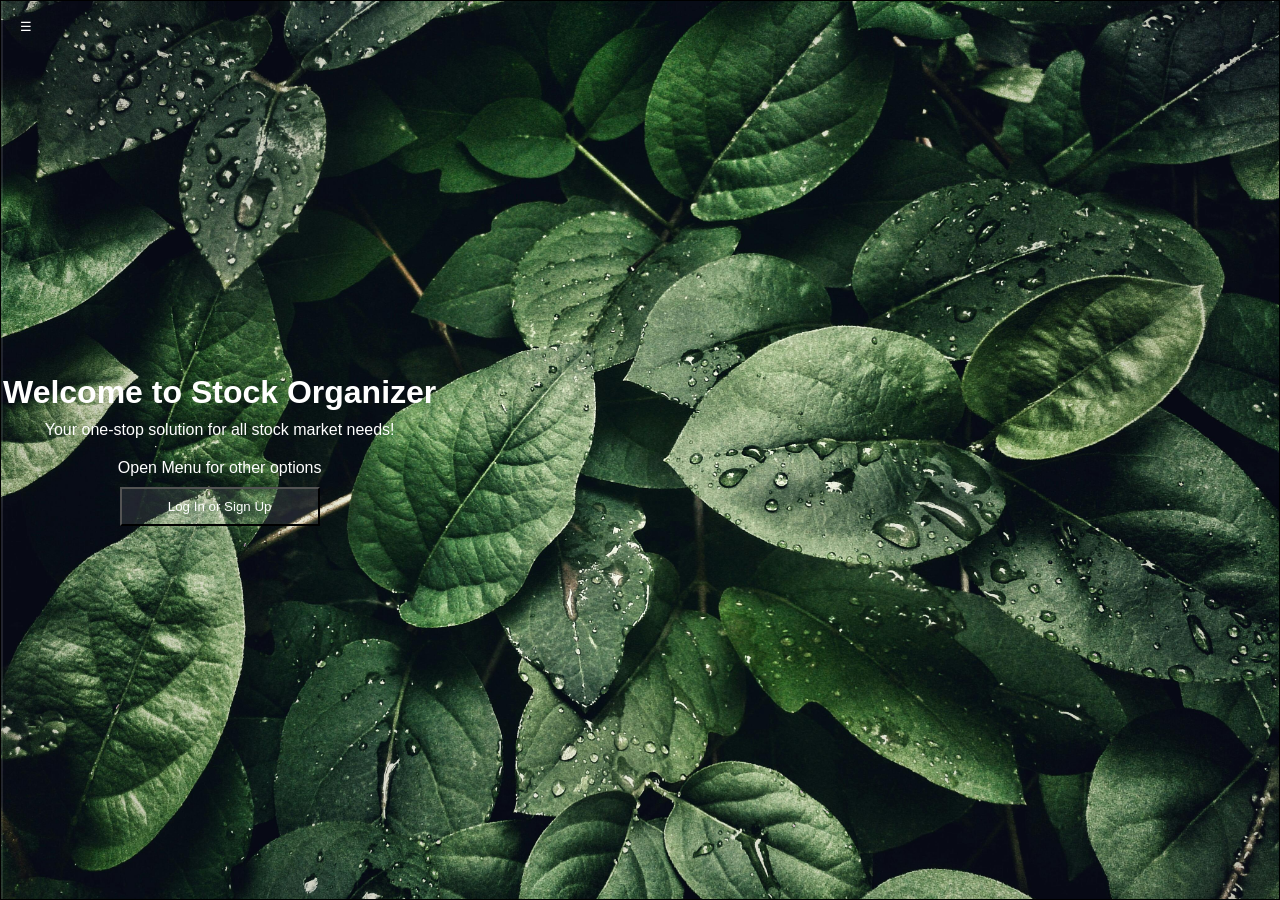
<file: index.html>
<html>

<head>
    <title>Organizer</title>
    <script src="index.js"></script>
    <link rel="stylesheet" href="index.css" />
</head>

<body>

    <div class="container">
        <button onclick="openMenu()" id="openMenu" > ☰</button>
        <div class="menu" id="menu">
            <button onclick="closeMenu()" id="close" > ✕</button>

            <button onclick="openHome()" id="openHost">Home</button>
           
            <button onclick="openEvents()" id="openEvents">Events➤</button>

            <div class="openEvent" id="openEvent">

                <p></p>
                <button id="openEvents">View All</button>
                <button id="openEvents">Stocks News</button>
                <button id="openEvents">Stock Firms</button>
                <button id="openEvents">Crypto News</button>
                <button id="openEvents">Fests & Gatherings</button>
                <button onclick="closeEvents()" id="openEvents">Close</button>
                <p></p>

            </div>

            <button onclick="openHost()" id="openHost">Stock Exchanges➤</button>

            <div class="openHosts" id="openHosts">

                <p></p>
                <button id="openEvents">Bombay(BSE)</button>
                <button id="openEvents">National-Indian(NSE)</button>
                <button id="openEvents">Copenhagen(CSE)</button>
                <button id="openEvents">Stockholm(SSE)</button>
                <button id="openEvents">Tokyo(TSE)</button>
                <button id="openEvents">New York(NYSE)</button>
                <button id="openEvents">Hong Kong(HKEX)</button>
                <button onclick="closeHost()" id="openHost">Close</button>
                <p></p>
            </div>

           
            <button onclick="openInvest()" id="openInvest">Research/Invest➤</button>

            <div class="openInvests" id="openInvests">

                <p></p>
                <button id="openEvents">Stock Market➤</button>
                <button id="openEvents">Crypto-Currency➤</button>
                
                <button onclick="closeInvest()" id="openInvest">Close</button>
                <p></p>
            </div>
            

            <button onclick="openContact()" id="openHome">Contact Us</button>

            <div class="openContacts" id="openContacts">
                
            </div>

    </div>
    <div class="XYZ" id="XYZ">
        <h1>Welcome to Stock Organizer</h1>
        <p>Your one-stop solution for all stock market needs!</p>
        <p>Open Menu for other options</p>
        <button onclick="openLogIn()" id="openLogIn">Log In or Sign Up</button>

</body>

</html>
</file>
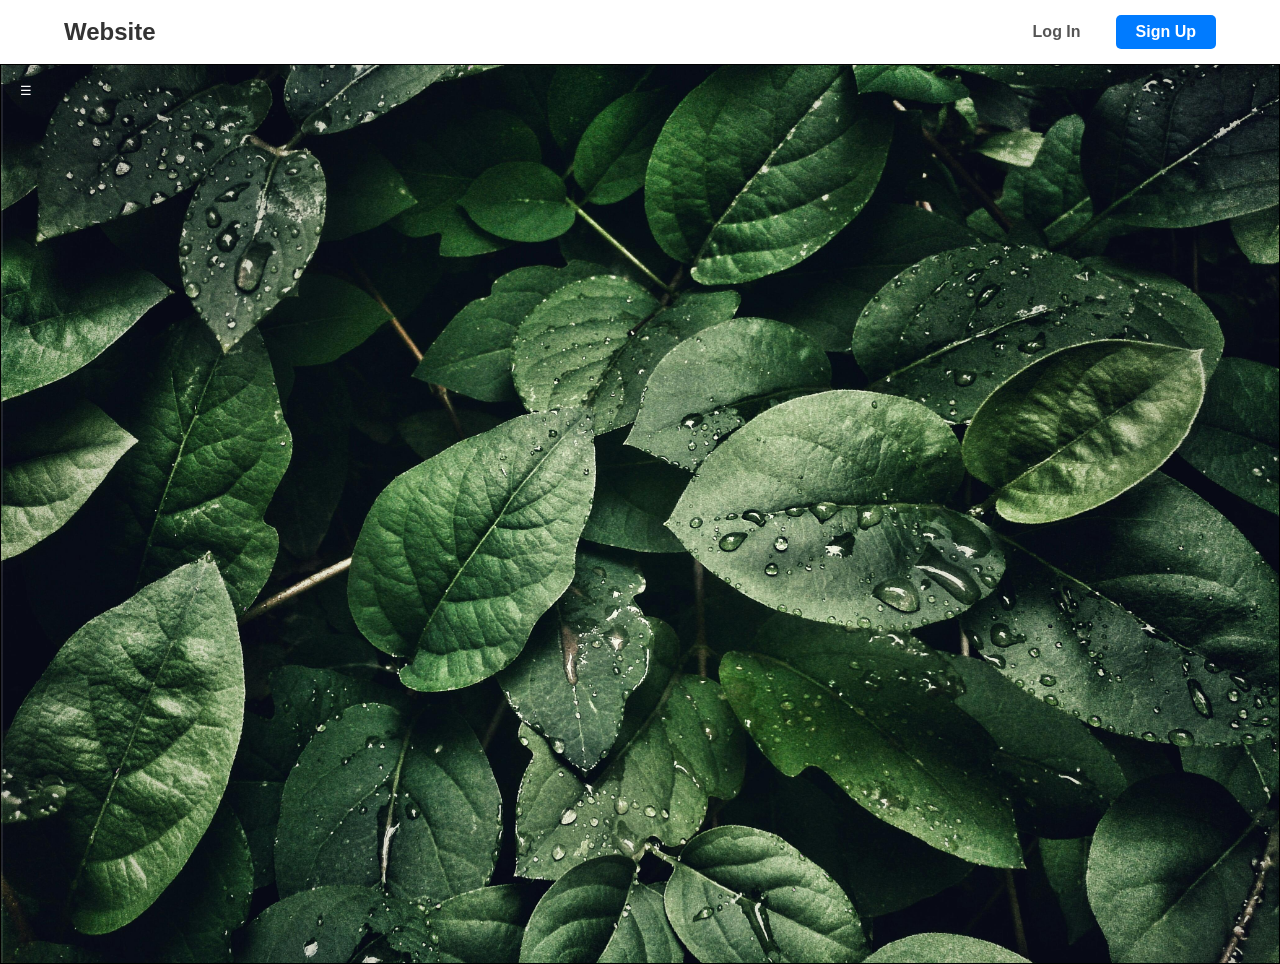
<file: indexnew.html>
<html>

<head>
    <title>Organizer</title>
    <script src="index.js"></script>
    <link rel="stylesheet" href="index.css" />
</head>

<body>

    <nav class="navbar">
        <div class="logo">Website</div>
        
        <div class="nav-buttons">
            <a href="login.html" class="btn login">Log In</a>
            <a href="signup.html" class="btn signup">Sign Up</a>
        </div>
    </nav>

    <div class="container">
        <button onclick="openMenu()" id="openMenu" > ☰</button>
        <div class="menu" id="menu">
            <button onclick="closeMenu()" id="close" > ✕</button>
            <p><a href="index.html">Home</a></p>
            <p>Home</p>
            <p>Home</p>
            <p><a href="contactus.html">Contact Us</a></p>
    </div>
   

    


</body>

</html>
</file>
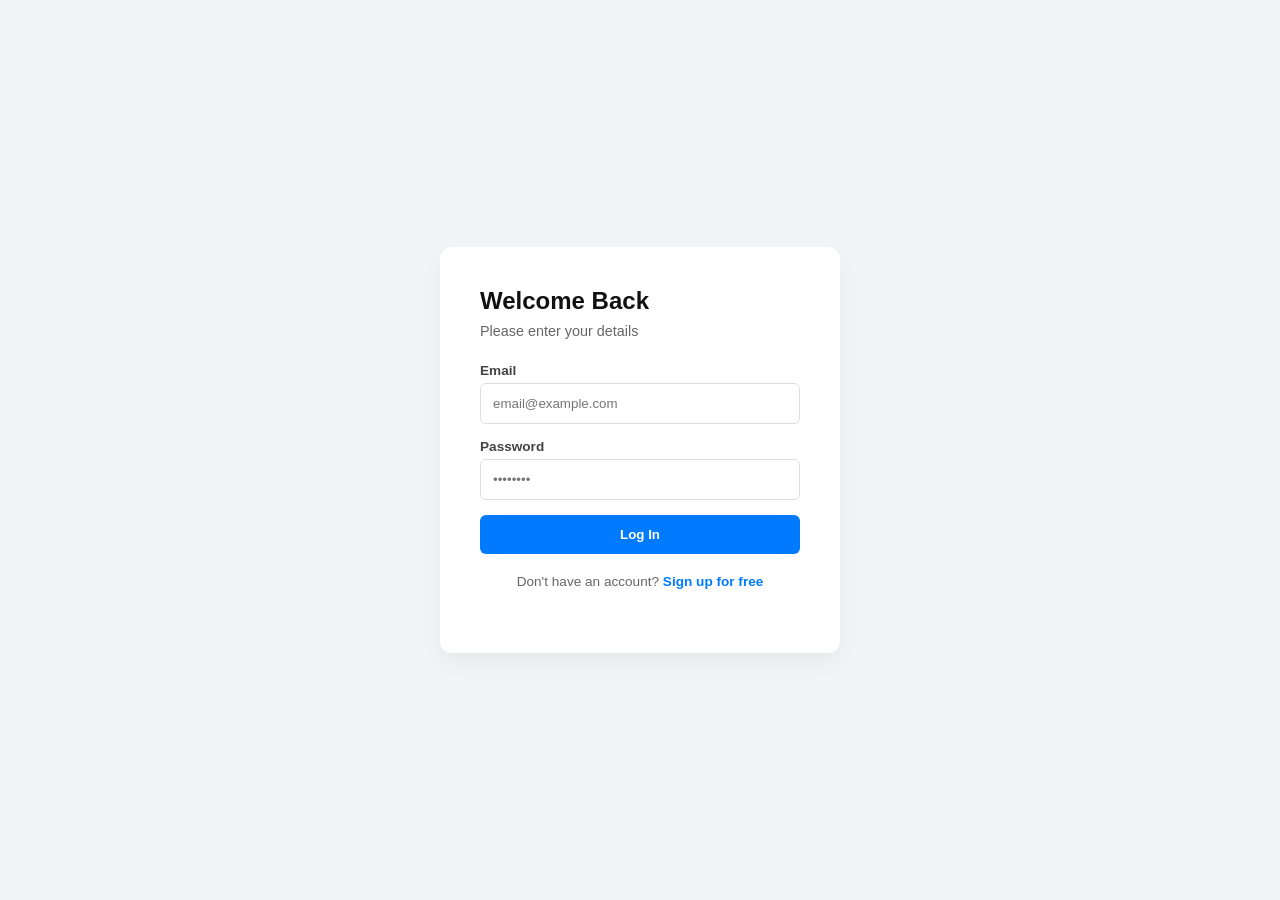
<file: login.html>
<!DOCTYPE html>
<html lang="en">
<head>
    
    <title>Login Page</title>
    <link rel="stylesheet" href="login.css">
</head>
<body>

    <div class="login-container">
        <form class="login-form">
            <h2>Welcome Back</h2>
            <p>Please enter your details</p>
            
            <div class="input-group">
                <label for="email">Email</label>
                <input type="email" id="email" placeholder="email@example.com" required>
            </div>
            
            <div class="input-group">
                <label for="password">Password</label>
                <input type="password" id="password" placeholder="••••••••" required>
            </div>
            
            
            
            <button type="submit" class="login-btn">Log In</button>
            
            <p class="signup-link">
                Don't have an account? <a href="signup.html">Sign up for free</a>
            </p>
        </form>
    </div>

</body>
</html>
</file>
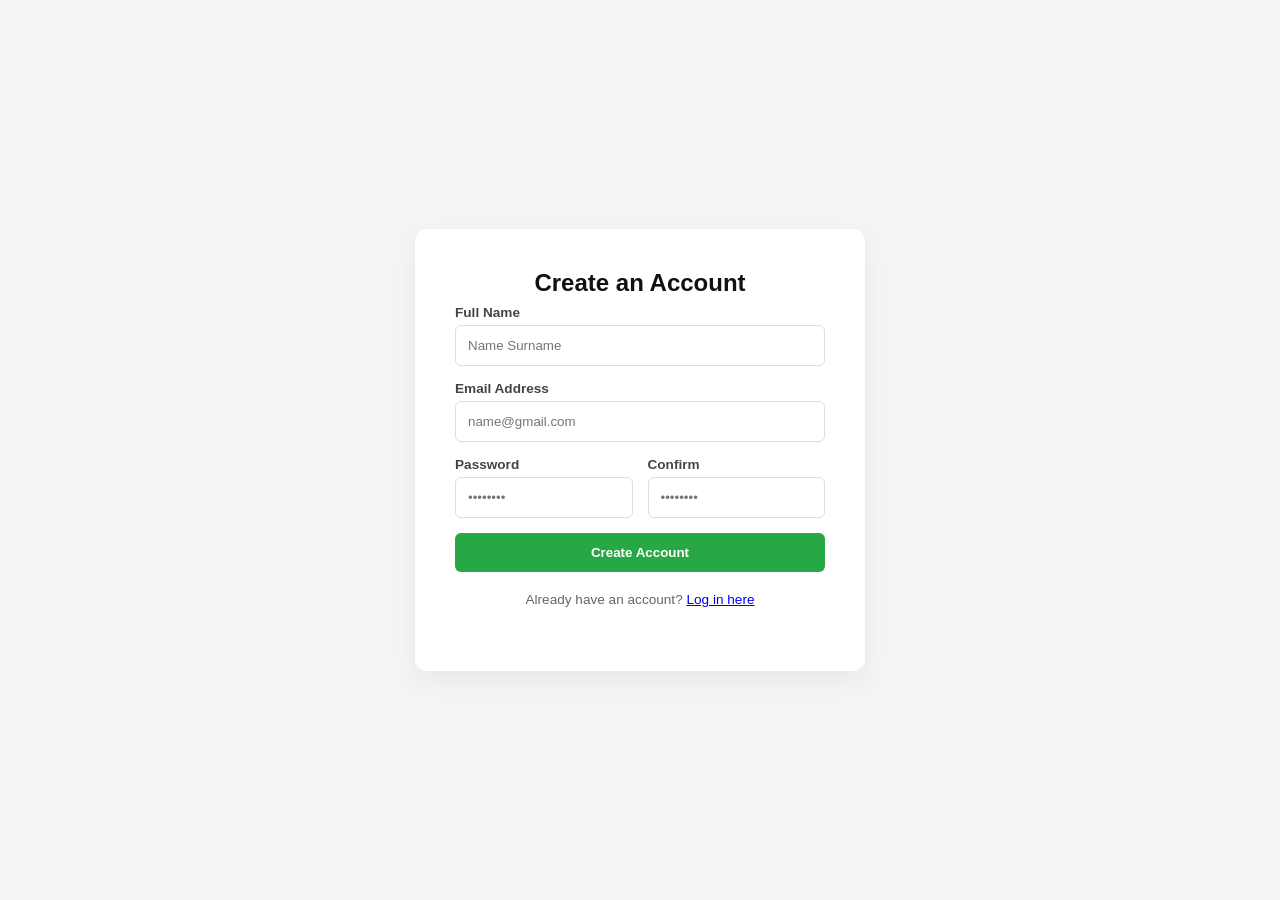
<file: signup.html>
<!DOCTYPE html>
<html lang="en">
<head>
    
    <title>Create Account</title>
    <link rel="stylesheet" href="signup.css">
</head>
<body>

    <div class="signup-container">
        <form class="signup-form">
            <h2>Create an Account</h2>
            
            
            <div class="input-group">
                <label for="fullname">Full Name</label>
                <input type="text" id="fullname" placeholder="Name Surname" required>
            </div>

            <div class="input-group">
                <label for="email">Email Address</label>
                <input type="email" id="email" placeholder="name@gmail.com" required>
            </div>
            
            <div class="row">
                <div class="input-group">
                    <label for="password">Password</label>
                    <input type="password" id="password" placeholder="••••••••" required>
                </div>
                <div class="input-group">
                    <label for="confirm-password">Confirm</label>
                    <input type="password" id="confirm-password" placeholder="••••••••" required>
                </div>
            </div>
            
            
            
            <button type="submit" class="signup-btn">Create Account</button>
            
            <p class="login-link">
                Already have an account? <a href="login.html">Log in here</a>
            </p>
        </form>
    </div>

</body>
</html>
</file>
<file: index.css>
html, body{
    height: 100%;
    width: 100%;
    margin: 0;
}

.container{
    color: rgb(255, 255, 255);
    border: 1px solid black;
    height: 100%;
    width: 100%;
    background-image: url("bg2.jpg");
    background-size: cover;
    display: flex;
   

}

.menu{
    display: flex;
    height: 100%;
    width: 0px;
    flex-direction: column;
    transition: width 0.5s;
    background-color: rgba(255, 255, 255, 0.0);
    border: 1px solid rgba(255, 255, 255, 0.1);
    backdrop-filter: blur(10px);
    overflow-x: hidden;
}

p{
    margin: 0;
    padding: 10px;
    display: flex;
    justify-content: center;
    cursor: pointer;
    
    transition: background-color 0.5s, transform 0.5s;
    color:rgb(255, 255, 255)
}
p:hover{
   background-color: rgb(255, 255, 255);
    color: rgb(0, 0, 0);
    transform:translateY(-10px);
}


#openMenu{
    width: 50px;
    height: 50px;
    background: transparent;
    
    color: white;
    border: none;
    border-radius: 50%;
     transition: background-color 0.5s, transform 0.5s;
    cursor: pointer;


}
#openMenu:hover{
     background-color: rgb(255, 255, 255);
    color: rgb(0, 0, 0);
    transform: rotate(90deg);
}

#close{
    width: 50px;
    height: 50px;
    background: transparent;
    
    color: white;
    border: none;
    border-radius: 50%;
     transition: background-color 0.5s, transform 0.5s;
    cursor: pointer;


}

#close:hover{
     background-color: rgb(255, 255, 255);
    color: rgb(0, 0, 0);
    transform: rotate(-90deg);
}

#openMenu{
    width: 50px;
    height: 50px;
    position: absolute;
    border-radius: 50%;
    border: none;
}

#openHome{
    margin: 0;
    padding: 10px;
    display: flex;
    justify-content: center;
    cursor: pointer;
    background-color: rgba(255, 255, 255, 0.1);
    transition: background-color 0.5s, transform 0.5s;
    color:rgb(255, 255, 255)
}
#openHome:hover{
   background-color: rgb(255, 255, 255);
    color: rgb(0, 0, 0);
    transform:translateY(-10px);
}

#openContact{
    margin: 0;
    padding: 10px;
    display: flex;
    justify-content: center;
    cursor: pointer;
    background-color: rgba(255, 255, 255, 0.1);
    transition: background-color 0.5s, transform 0.5s;
    color:rgb(255, 255, 255)
}
#openContact:hover{
   background-color: rgb(255, 255, 255);
    color: rgb(0, 0, 0);
    transform:translateY(-10px);
}

#openApplication{

    margin: 0;
    display: flex;
    justify-content: center;
    cursor: pointer;
    
    transition: background-color 0.5s, transform 0.5s;
    color:rgb(255, 255, 255)
}
#openApplications{
    width:200px;
    margin: 0;
    padding: 10px;
    display: flex;
    justify-content: center;
    cursor: pointer;
    background-color: rgba(255, 255, 255, 0.1);
    transition: background-color 0.5s, transform 0.5s;
    color:rgb(255, 255, 255)
    
}
#openApplications:hover{
   background-color: rgb(255, 255, 255);
    color: rgb(0, 0, 0);
    transform:translateY(-10px);
}

#openEvents{
    margin: 0;
    padding: 10px;
    display: flex;
    justify-content: center;
    cursor: pointer;
    background-color: rgba(255, 255, 255, 0.1);
    transition: background-color 0.5s, transform 0.5s;
    color:rgb(255, 255, 255)
}
#openEvents:hover{
   background-color: rgb(255, 255, 255);
    color: rgb(0, 0, 0);
    transform:translateY(-10px);
}

.openEvent{
    display: flex;
    height:0px;
    min-width: 200px;
    max-width: 400px;
    flex-direction: column;
    transition: width 0.5s;
    background-color: rgba(255, 255, 255, 0.0);
    border: 1px solid rgba(255, 255, 255, 0.1);
    backdrop-filter: blur(10px);
    overflow-x: hidden;
}

.openHosts{
    display: flex;
    height:0px;
    min-width: 200px;
    max-width: 400px;
    flex-direction: column;
    transition: width 0.5s;
    background-color: rgba(255, 255, 255, 0.0);
    border: 1px solid rgba(255, 255, 255, 0.1);
    backdrop-filter: blur(10px);
    overflow-x: hidden;
}

#openHost{
    margin: 0;
    padding: 10px;
    display: flex;
    justify-content: center;
    cursor: pointer;
    background-color: rgba(255, 255, 255, 0.1);
    transition: background-color 0.5s, transform 0.5s;
    color:rgb(255, 255, 255)
}
#openHost:hover{
   background-color: rgb(255, 255, 255);
    color: rgb(0, 0, 0);
    transform:translateY(-10px);
}

#openInvest{
    margin: 0;
    padding: 10px;
    display: flex;
    justify-content: center;
    cursor: pointer;
    background-color: rgba(255, 255, 255, 0.1);
    transition: background-color 0.5s, transform 0.5s;
    color:rgb(255, 255, 255)
}
#openInvest:hover{
   background-color: rgb(255, 255, 255);
    color: rgb(0, 0, 0);
    transform:translateY(-10px);
}

.openInvests{
    display: flex;
    height:0px;
    min-width: 200px;
    max-width: 400px;
    flex-direction: column;
    transition: width 0.5s;
    background-color: rgba(255, 255, 255, 0.0);
    border: 1px solid rgba(255, 255, 255, 0.1);
    backdrop-filter: blur(10px);
    overflow-x: hidden;
}

#XYZ{

    
    display: flex;
    justify-content: center;
    
    align-items: center;
    flex-direction: column;
}

#openLogIn{
    width:200px;
    margin: 0;
    padding: 10px;
    display: flex;
    justify-content: center;
    cursor: pointer;
    background-color: rgba(255, 255, 255, 0.1);
    transition: background-color 0.5s, transform 0.5s;
    color:rgb(255, 255, 255)
    
}
#openLogIn:hover{
   background-color: rgb(255, 255, 255);
    color: rgb(0, 0, 0);
    transform:translateY(-10px);
}


/* Basic Reset */
* {
    margin: 0;
    padding: 0;
    box-sizing: border-box;
    font-family: 'Segoe UI', Tahoma, Geneva, Verdana, sans-serif;
}

/* Navbar Container */
.navbar {
    display: flex;
    justify-content: space-between; /* Pushes content to opposite ends */
    align-items: center;
    padding: 15px 5%;
    background-color: #ffffff;
    box-shadow: 0 2px 10px rgba(0, 0, 0, 0.1);
}

.logo {
    font-size: 1.5rem;
    font-weight: bold;
    color: #333;
}

/* Button Group */
.nav-buttons {
    display: flex;
    gap: 15px; /* Adds space between the two buttons */
}

/* Common Button Styles */
.btn {
    text-decoration: none;
    padding: 8px 20px;
    border-radius: 5px;
    font-weight: 600;
    transition: all 0.3s ease;
}

/* Login Button (Ghost style) */
.login {
    color: #555;
}

.login:hover {
    color: #000;
}

/* Signup Button (Action style) */
.signup {
    background-color: #007bff;
    color: white;
}

.signup:hover {
    background-color: #0056b3;
}
</file>
<file: login.css>
/* General Reset */
* {
    margin: 0;
    padding: 0;
    box-sizing: border-box;
    font-family: 'Inter', sans-serif;
}

body {
    display: flex;
    justify-content: center;
    align-items: center;
    min-height: 100vh;
    background-color: #f3f4f6; /* Light gray background */
}

/* Central Card */
.login-container {
    background: #ffffff;
    padding: 40px;
    border-radius: 12px;
    box-shadow: 0 10px 25px rgba(0, 0, 0, 0.05);
    width: 100%;
    max-width: 400px;
}

h2 {
    margin-bottom: 8px;
    color: #111;
}

p {
    font-size: 0.9rem;
    color: #666;
    margin-bottom: 24px;
}

/* Input Fields */
.input-group {
    margin-bottom: 15px;
    text-align: left;
}

.input-group label {
    display: block;
    font-size: 0.85rem;
    font-weight: 600;
    margin-bottom: 5px;
    color: #444;
}

.input-group input {
    width: 100%;
    padding: 12px;
    border: 1px solid #ddd;
    border-radius: 6px;
    outline: none;
    transition: border-color 0.3s;
}

.input-group input:focus {
    border-color: #007bff;
}

/* Links and Options */
.options {
    display: flex;
    justify-content: space-between;
    align-items: center;
    font-size: 0.8rem;
    margin-bottom: 20px;
}

.options a {
    color: #007bff;
    text-decoration: none;
}

/* Submit Button */
.login-btn {
    width: 100%;
    padding: 12px;
    background-color: #007bff;
    color: white;
    border: none;
    border-radius: 6px;
    font-weight: 600;
    cursor: pointer;
    transition: background 0.3s;
}

.login-btn:hover {
    background-color: #0056b3;
}

.signup-link {
    text-align: center;
    margin-top: 20px;
    font-size: 0.85rem;
}

.signup-link a {
    color: #007bff;
    text-decoration: none;
    font-weight: bold;
}
</file>
<file: signup.css>
/* Reuse the General Reset and Body styles from the Login page */
* {
    margin: 0;
    padding: 0;
    box-sizing: border-box;
    font-family: 'Inter', sans-serif;
}

body {
    display: flex;
    justify-content: center;
    align-items: center;
    min-height: 100vh;
    background-color: #f3f4f6;
}

.signup-container {
    background: #ffffff;
    padding: 40px;
    border-radius: 12px;
    box-shadow: 0 10px 25px rgba(0, 0, 0, 0.05);
    width: 100%;
    max-width: 450px; /* Slightly wider than login */
}

h2 { margin-bottom: 8px; color: #111; text-align: center; }
p { font-size: 0.9rem; color: #666; margin-bottom: 24px; text-align: center; }

.input-group {
    margin-bottom: 15px;
}

.input-group label {
    display: block;
    font-size: 0.85rem;
    font-weight: 600;
    margin-bottom: 5px;
    color: #444;
}

.input-group input {
    width: 100%;
    padding: 12px;
    border: 1px solid #ddd;
    border-radius: 6px;
    outline: none;
}

/* Row for Password & Confirm */
.row {
    display: flex;
    gap: 15px;
}

.row .input-group {
    flex: 1; /* Makes both fields equal width */
}

.terms {
    display: flex;
    align-items: center;
    gap: 8px;
    font-size: 0.8rem;
    margin-bottom: 20px;
}

.signup-btn {
    width: 100%;
    padding: 12px;
    background-color: #28a745; /* Green for "Success/Create" action */
    color: white;
    border: none;
    border-radius: 6px;
    font-weight: 600;
    cursor: pointer;
}

.signup-btn:hover {
    background-color: #218838;
}

.login-link {
    text-align: center;
    margin-top: 20px;
    font-size: 0.85rem;
}

/* Mobile Responsive adjustment */
@media (max-width: 480px) {
    .row {
        flex-direction: column;
        gap: 0;
    }
}
</file>
